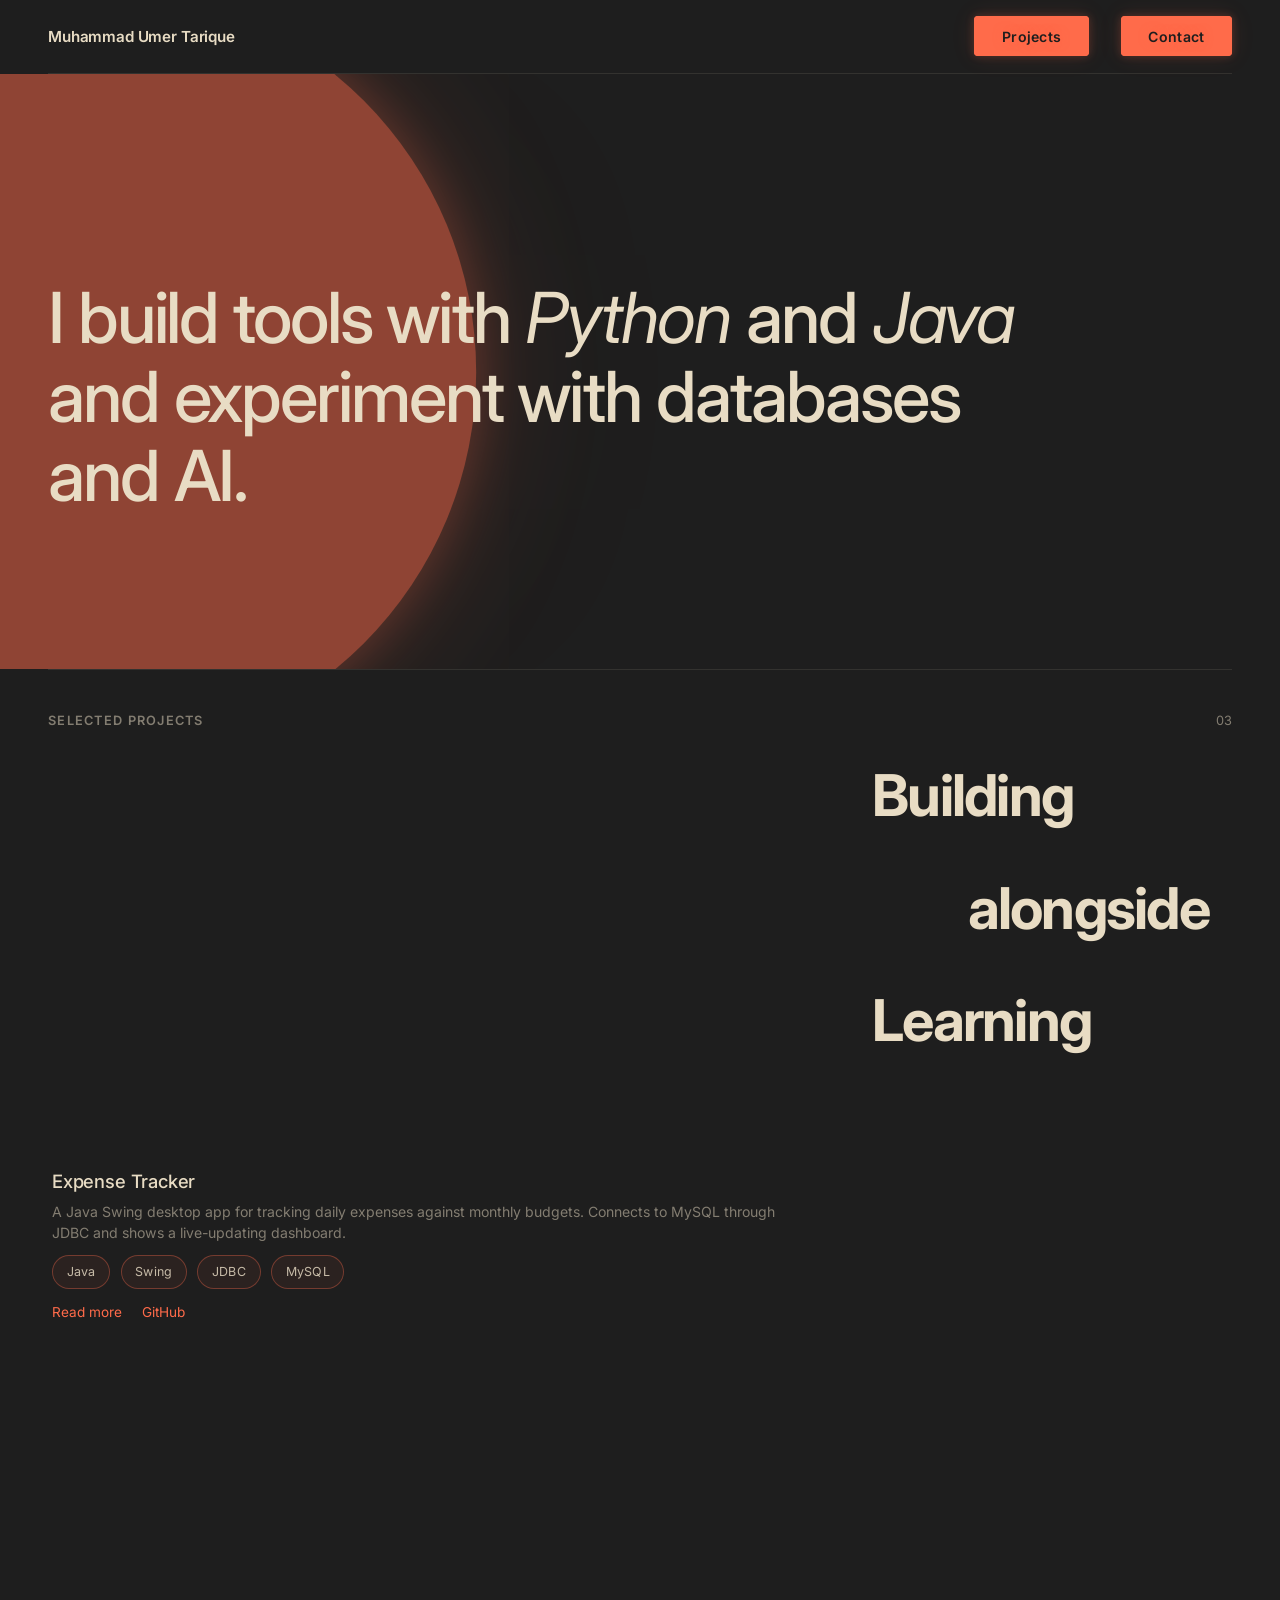
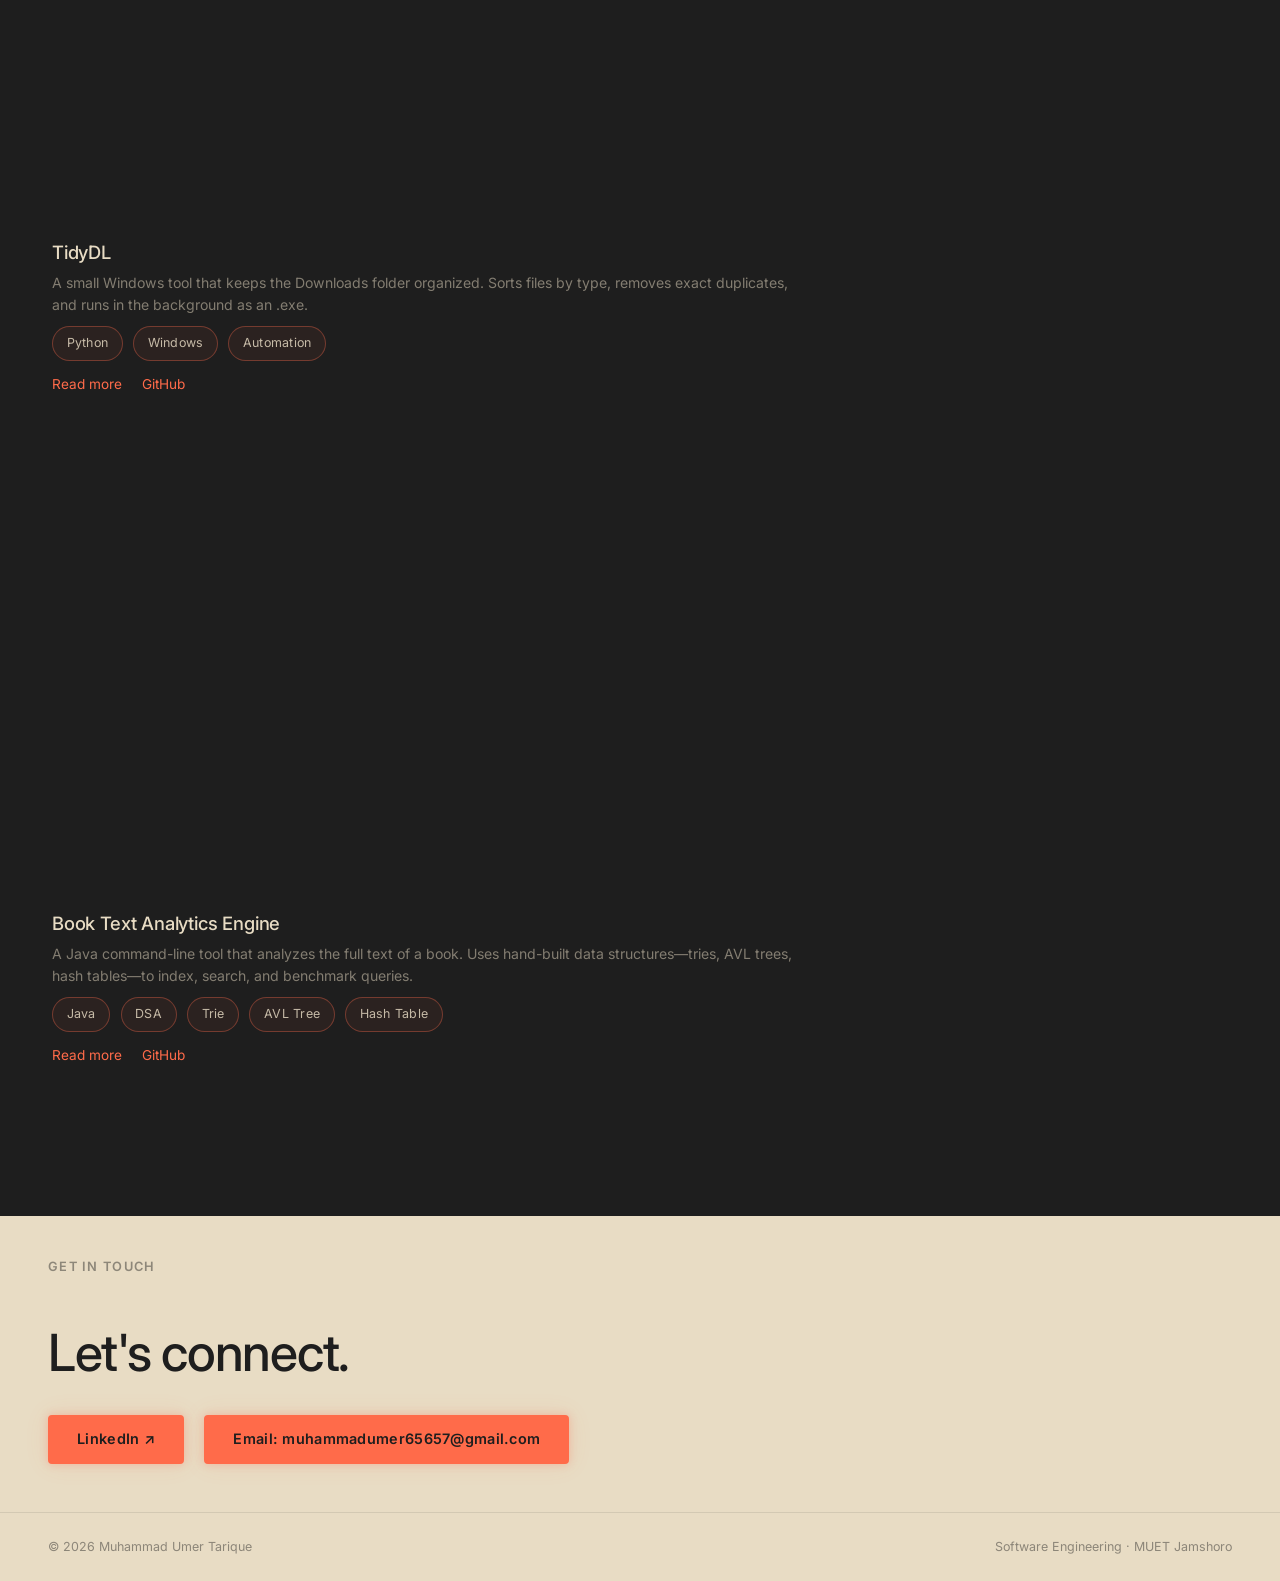
<file: index.html>
<!DOCTYPE html>
<html lang="en">
<head>
  <meta charset="UTF-8">
  <meta name="viewport" content="width=device-width, initial-scale=1.0">
  <title>Muhammad Umer Tarique</title>
  <link rel="preconnect" href="https://fonts.googleapis.com">
  <link rel="preconnect" href="https://fonts.gstatic.com" crossorigin>
  <link href="https://fonts.googleapis.com/css2?family=Inter:ital,wght@0,400;0,500;0,600;1,400&display=swap" rel="stylesheet">
  <link rel="stylesheet" href="style.css">
</head>
<body>

  <header>
    <div class="container">
      <nav class="site-nav">
        <a href="index.html" class="logo">Muhammad Umer Tarique</a>
        <ul class="nav-links">
          <li><a href="#projects">Projects</a></li>
          <li><a href="#contact">Contact</a></li>
        </ul>
      </nav>
    </div>
  </header>

  <main>

    <section class="hero">
      <div class="container">
        <h1>I build tools with <em>Python</em> and <em>Java</em> and experiment with databases and&nbsp;AI.</h1>
      </div>
    </section>

    <section id="projects">
      <div class="container">
        <div class="section-header">
          <h2>Selected Projects</h2>
          <span class="count">03</span>
        </div>

        <div class="projects-showcase">
          <div class="project-grid">

            <article class="project-card">
              <a href="expense-tracker.html" class="card-image">
                <video autoplay loop muted playsinline poster="screen recs/expense-tracker.mp4">
                  <source src="screen recs/expense-tracker.mp4" type="video/mp4">
                </video>
              </a>
              <div class="card-body">
                <h3>Expense Tracker</h3>
                <p class="summary">A Java Swing desktop app for tracking daily expenses against monthly budgets. Connects to MySQL through JDBC and shows a live-updating dashboard.</p>
                <div class="tags">
                  <span class="tag">Java</span>
                  <span class="tag">Swing</span>
                  <span class="tag">JDBC</span>
                  <span class="tag">MySQL</span>
                </div>
                <div class="card-links">
                  <a href="expense-tracker.html">Read more</a>
                  <a href="https://github.com/Muhammad-Umer-Randhawa/Expense-Tracker" target="_blank" rel="noopener">GitHub</a>
                </div>
              </div>
            </article>

            <article class="project-card">
              <a href="tidydl.html" class="card-image">
                <video autoplay loop muted playsinline poster="screen recs/tidydl.mp4">
                  <source src="screen recs/tidydl.mp4" type="video/mp4">
                </video>
              </a>
              <div class="card-body">
                <h3>TidyDL</h3>
                <p class="summary">A small Windows tool that keeps the Downloads folder organized. Sorts files by type, removes exact duplicates, and runs in the background as an .exe.</p>
                <div class="tags">
                  <span class="tag">Python</span>
                  <span class="tag">Windows</span>
                  <span class="tag">Automation</span>
                </div>
                <div class="card-links">
                  <a href="tidydl.html">Read more</a>
                  <a href="https://github.com/Muhammad-Umer-Randhawa/TidyDL-Downloads-Organizer" target="_blank" rel="noopener">GitHub</a>
                </div>
              </div>
            </article>

            <article class="project-card project-card--full">
              <a href="book-text-analytics.html" class="card-image">
                <video autoplay loop muted playsinline poster="screen recs/book-text-analytics.mp4">
                  <source src="screen recs/book-text-analytics.mp4" type="video/mp4">
                </video>
              </a>
              <div class="card-body">
                <h3>Book Text Analytics Engine</h3>
                <p class="summary">A Java command-line tool that analyzes the full text of a book. Uses hand-built data structures—tries, AVL trees, hash tables—to index, search, and benchmark queries.</p>
                <div class="tags">
                  <span class="tag">Java</span>
                  <span class="tag">DSA</span>
                  <span class="tag">Trie</span>
                  <span class="tag">AVL Tree</span>
                  <span class="tag">Hash Table</span>
                </div>
                <div class="card-links">
                  <a href="book-text-analytics.html">Read more</a>
                  <a href="https://github.com/Muhammad-Umer-Randhawa/Book-Text-Analysis-Engine" target="_blank" rel="noopener">GitHub</a>
                </div>
              </div>
            </article>

          </div>
          <h2 class="zigzag-heading" aria-label="Building alongside Learning">
            <span class="zigzag-building">Building</span>
            <span class="zigzag-alongside">alongside</span>
            <span class="zigzag-learning">Learning</span>
          </h2>
        </div>

      </div>
    </section>

    <section id="contact" class="contact-section">
      <div class="container">
        <div class="section-header">
          <h2>Get in touch</h2>
        </div>
        <p class="headline">Let's connect.</p>
        <div class="contact-links">
          <a href="https://www.linkedin.com/in/muhammadumertarique" target="_blank" rel="noopener">LinkedIn ↗</a>
          <a href="mailto:your.muhammadumer65657@gmail.com">Email: muhammadumer65657@gmail.com</a>
        </div>
      </div>
    </section>

  </main>

  <footer class="site-footer">
    <div class="container">
      <div class="footer-inner">
        <span>© 2026 Muhammad Umer Tarique</span>
        <span>Software Engineering · MUET Jamshoro</span>
      </div>
    </div>
  </footer>

</body>
</html>
</file>
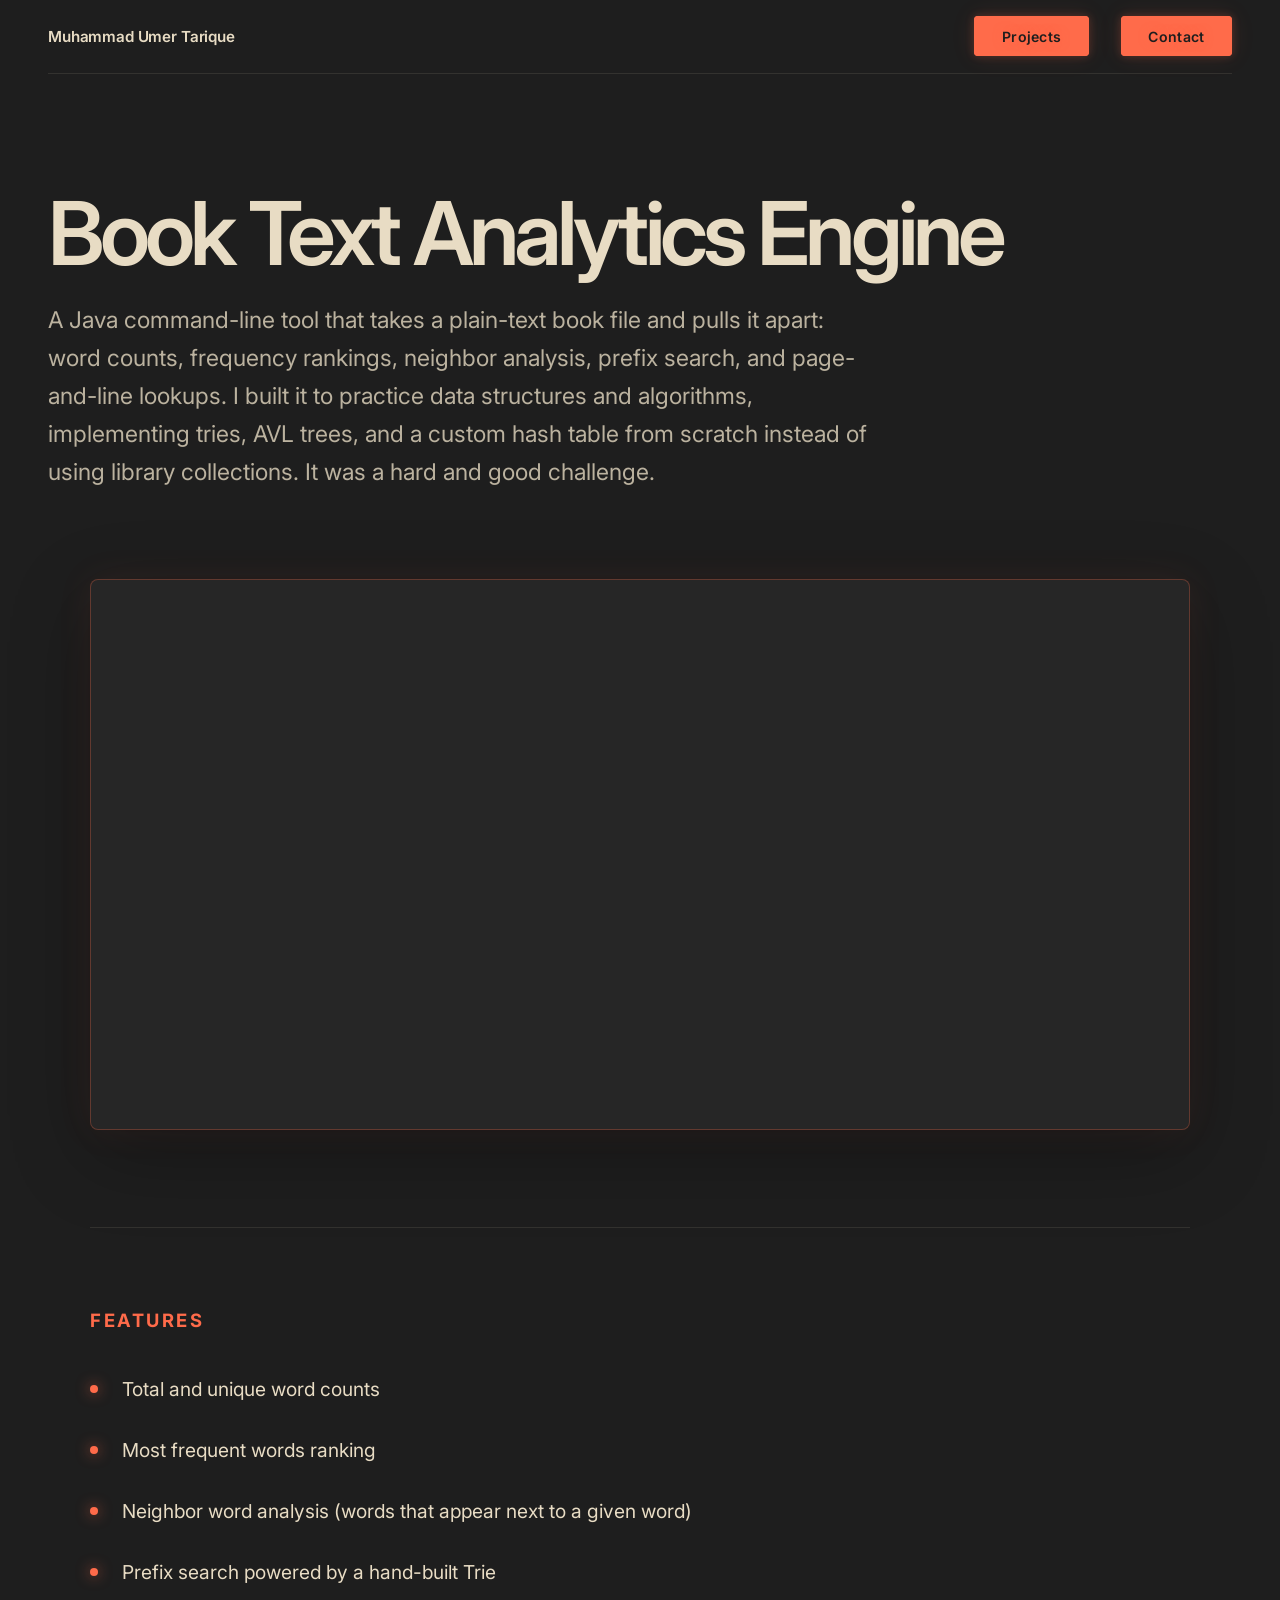
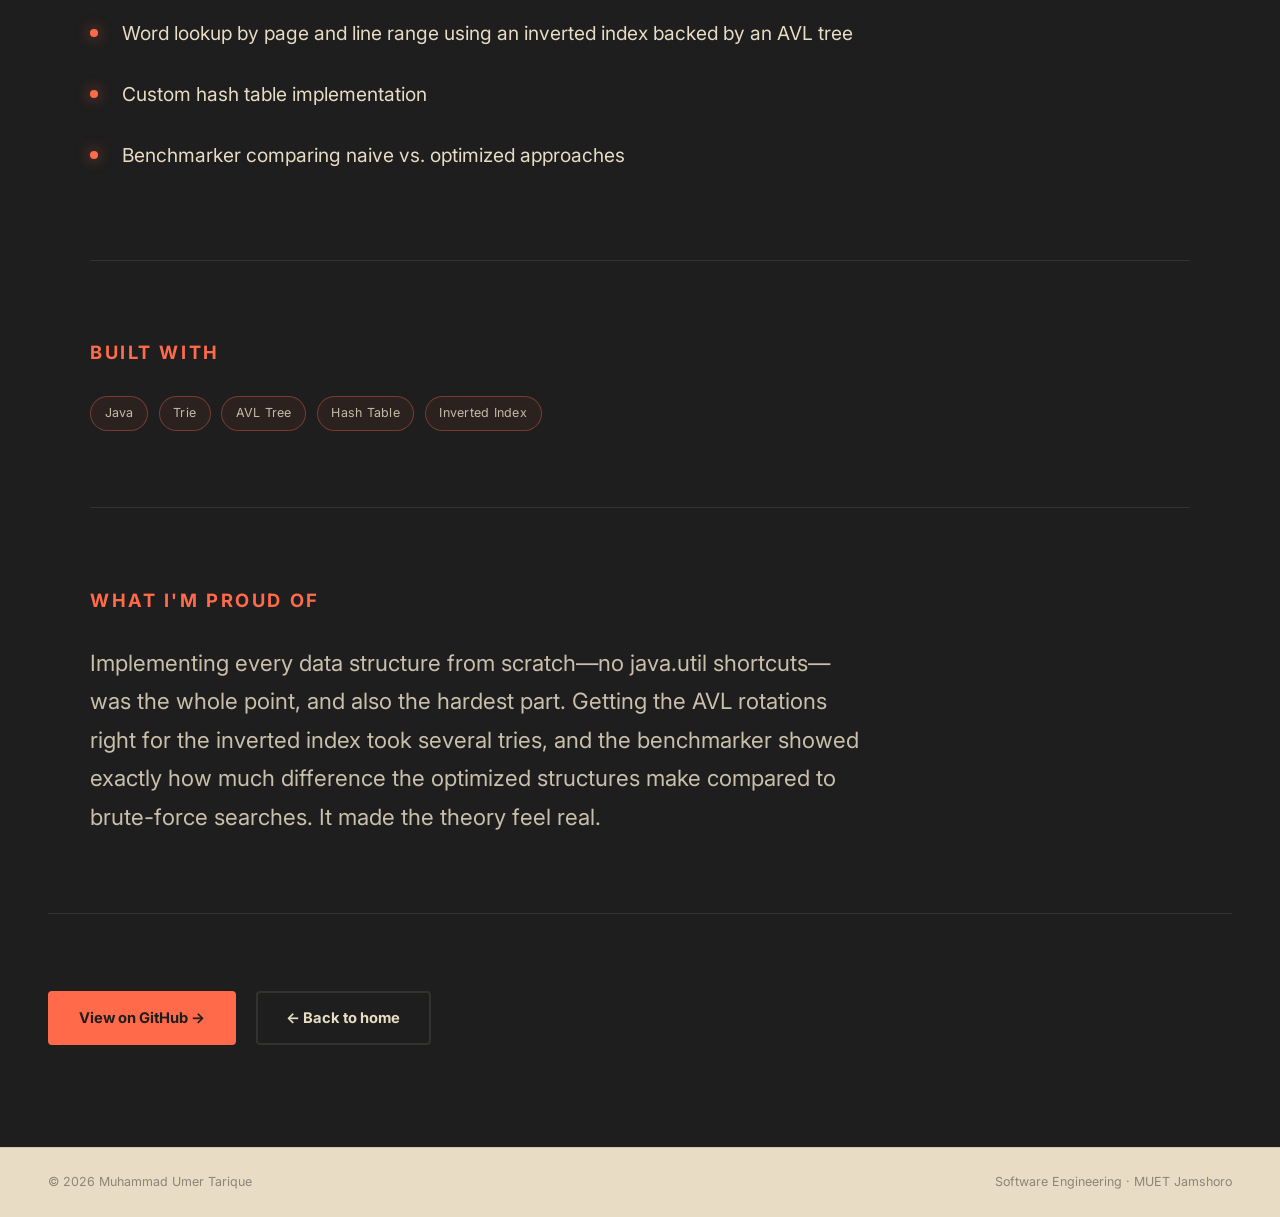
<file: book-text-analytics.html>
<!DOCTYPE html>
<html lang="en">
<head>
  <meta charset="UTF-8">
  <meta name="viewport" content="width=device-width, initial-scale=1.0">
  <title>Book Text Analytics Engine – Muhammad Umer Tarique</title>
  <link rel="preconnect" href="https://fonts.googleapis.com">
  <link rel="preconnect" href="https://fonts.gstatic.com" crossorigin>
  <link href="https://fonts.googleapis.com/css2?family=Inter:ital,wght@0,400;0,500;0,600;1,400&display=swap" rel="stylesheet">
  <link rel="stylesheet" href="style.css">
</head>
<body>

  <header>
    <div class="container">
      <nav class="site-nav">
        <a href="index.html" class="logo">Muhammad Umer Tarique</a>
        <ul class="nav-links">
          <li><a href="index.html#projects">Projects</a></li>
          <li><a href="index.html#contact">Contact</a></li>
        </ul>
      </nav>
    </div>
  </header>

  <main>

    <section class="project-hero">
      <div class="container">
        <h1>Book Text Analytics Engine</h1>
        <p class="overview">A Java command-line tool that takes a plain-text book file and pulls it apart: word counts, frequency rankings, neighbor analysis, prefix search, and page-and-line lookups. I built it to practice data structures and algorithms, implementing tries, AVL trees, and a custom hash table from scratch instead of using library collections. It was a hard and good challenge.</p>
      </div>
    </section>

    <section class="project-screenshot">
      <div class="container">
        <figure>
          <video autoplay loop muted playsinline poster="screen recs/book-text-analytics.mp4">
            <source src="screen recs/book-text-analytics.mp4" type="video/mp4">
          </video>
        </figure>
      </div>
    </section>

    <div class="container--narrow">

      <section class="project-section">
        <h2>Features</h2>
        <ul class="features">
          <li>Total and unique word counts</li>
          <li>Most frequent words ranking</li>
          <li>Neighbor word analysis (words that appear next to a given word)</li>
          <li>Prefix search powered by a hand-built Trie</li>
          <li>Word lookup by page and line range using an inverted index backed by an AVL tree</li>
          <li>Custom hash table implementation</li>
          <li>Benchmarker comparing naive vs. optimized approaches</li>
        </ul>
      </section>

      <section class="project-section">
        <h2>Built with</h2>
        <div class="tags">
          <span class="tag">Java</span>
          <span class="tag">Trie</span>
          <span class="tag">AVL Tree</span>
          <span class="tag">Hash Table</span>
          <span class="tag">Inverted Index</span>
        </div>
      </section>

      <section class="project-section">
        <h2>What I'm proud of</h2>
        <p class="reflection">Implementing every data structure from scratch—no java.util shortcuts—was the whole point, and also the hardest part. Getting the AVL rotations right for the inverted index took several tries, and the benchmarker showed exactly how much difference the optimized structures make compared to brute-force searches. It made the theory feel real.</p>
      </section>

      <div class="project-actions">
        <a href="https://github.com/Muhammad-Umer-Randhawa/Book-Text-Analysis-Engine" target="_blank" rel="noopener" class="btn">View on GitHub →</a>
        <a href="index.html" class="btn btn--ghost">← Back to home</a>
      </div>

    </div>

  </main>

  <footer class="site-footer">
    <div class="container">
      <div class="footer-inner">
        <span>© 2026 Muhammad Umer Tarique</span>
        <span>Software Engineering · MUET Jamshoro</span>
      </div>
    </div>
  </footer>

</body>
</html>
</file>
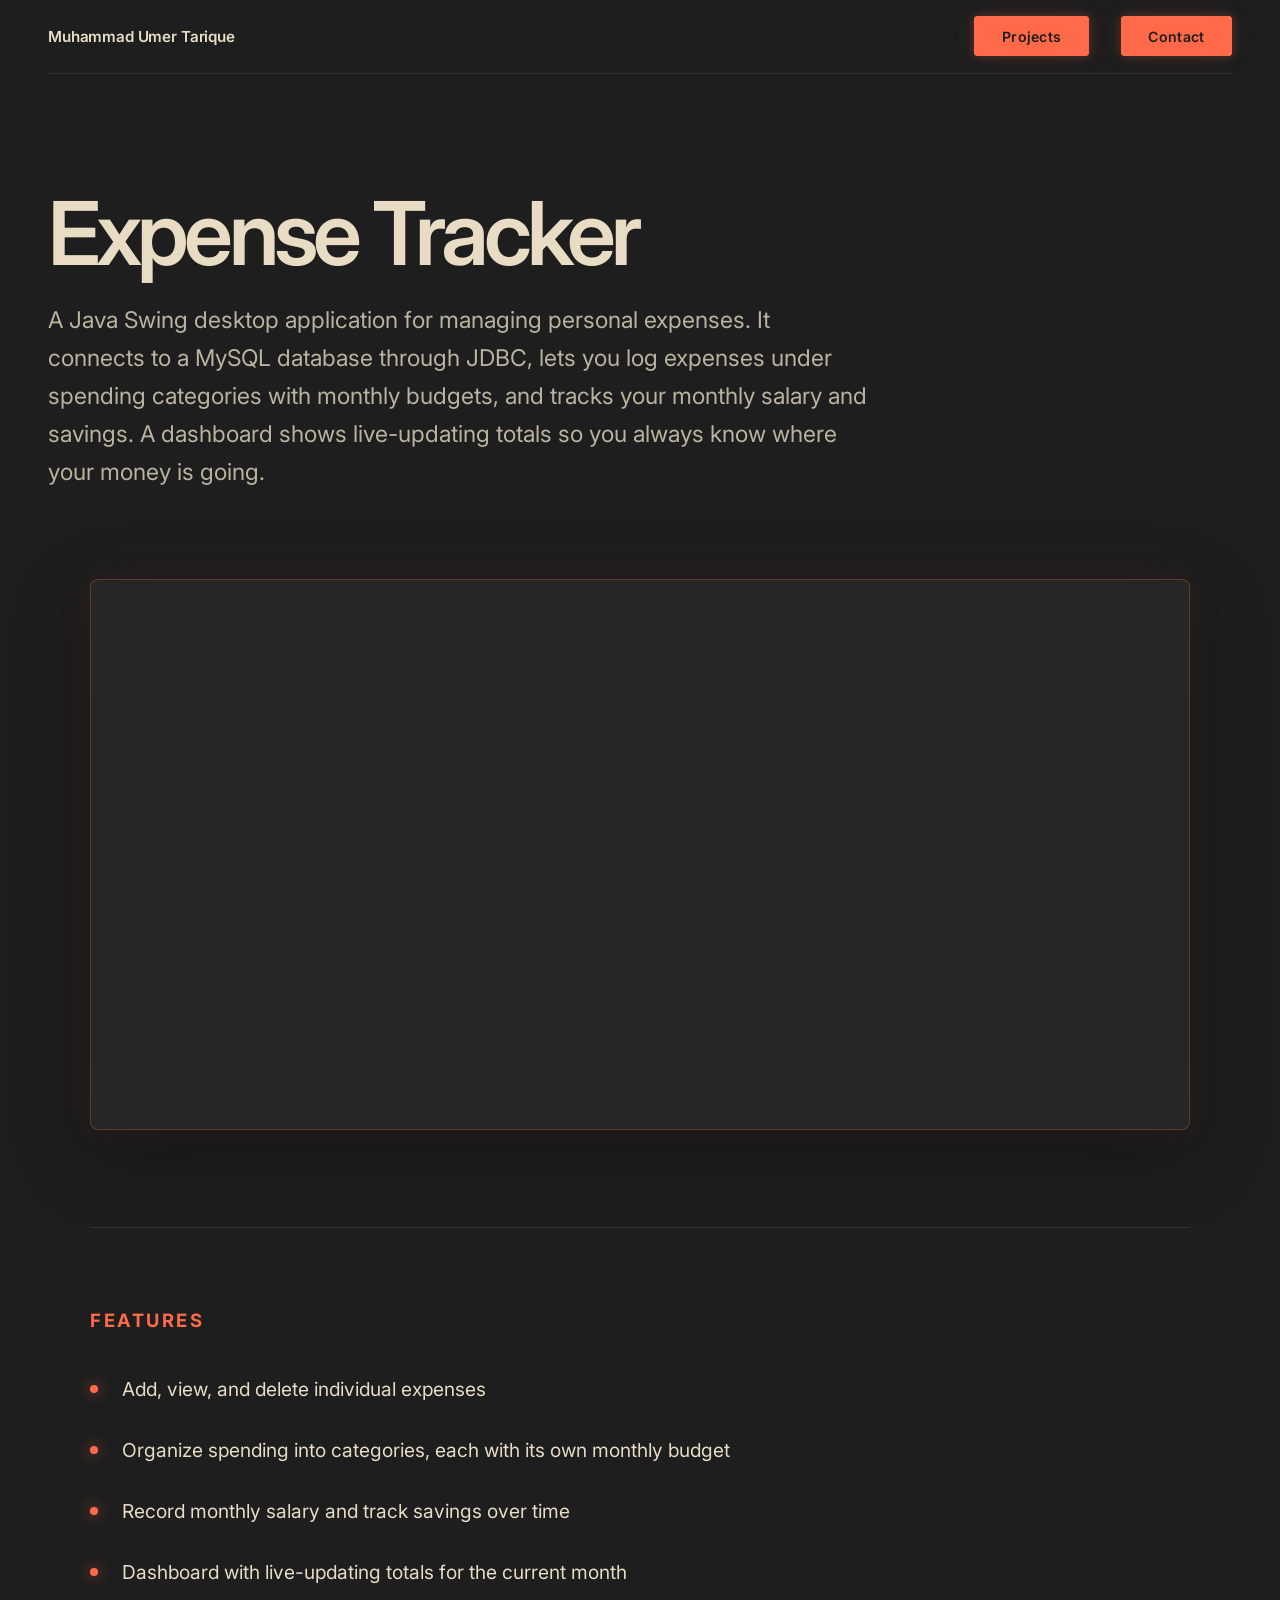
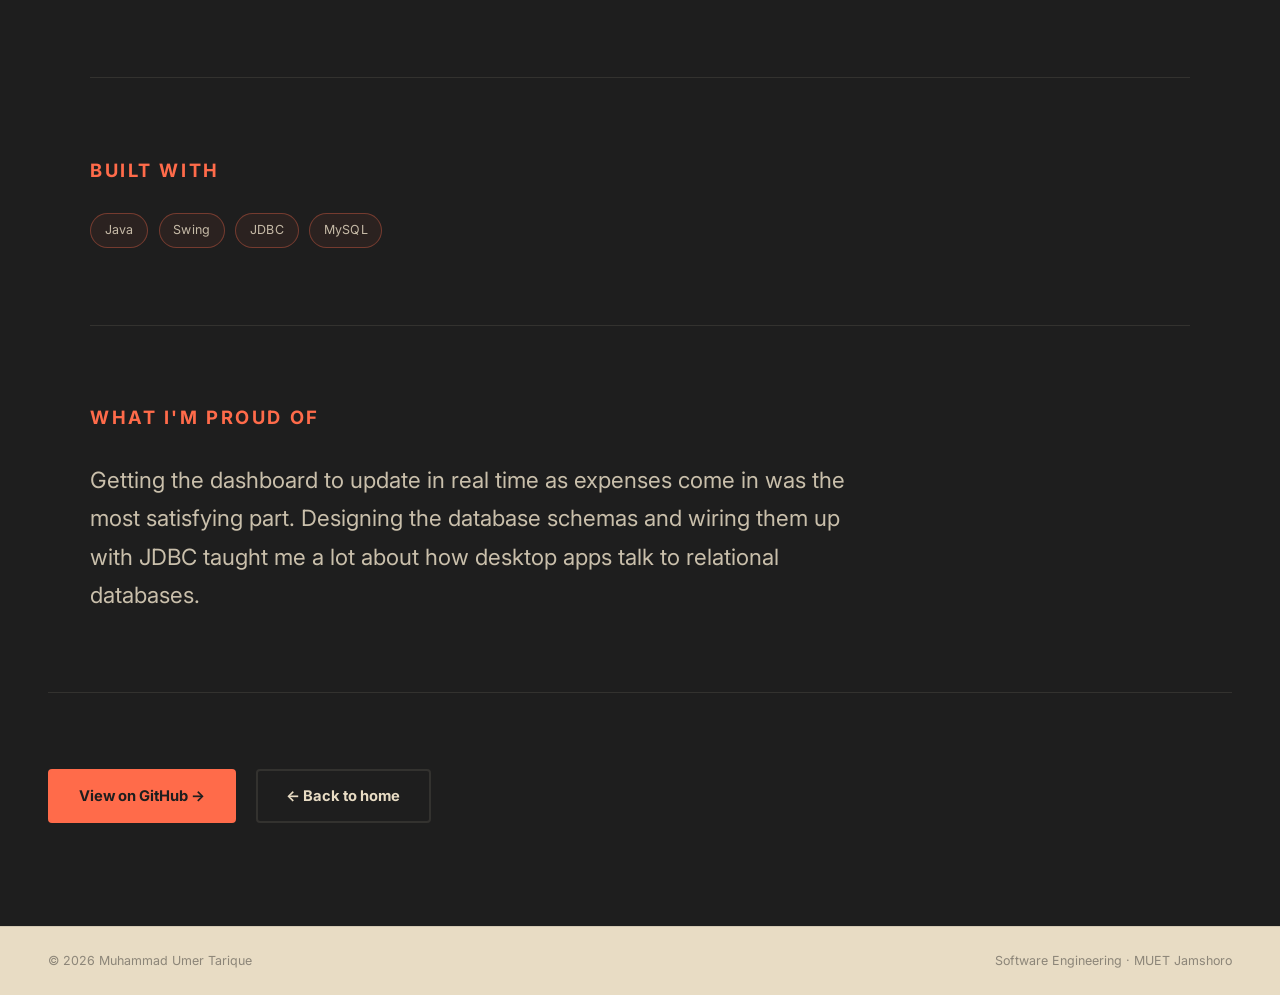
<file: expense-tracker.html>
<!DOCTYPE html>
<html lang="en">
<head>
  <meta charset="UTF-8">
  <meta name="viewport" content="width=device-width, initial-scale=1.0">
  <title>Expense Tracker – Muhammad Umer Tarique</title>
  <link rel="preconnect" href="https://fonts.googleapis.com">
  <link rel="preconnect" href="https://fonts.gstatic.com" crossorigin>
  <link href="https://fonts.googleapis.com/css2?family=Inter:ital,wght@0,400;0,500;0,600;1,400&display=swap" rel="stylesheet">
  <link rel="stylesheet" href="style.css">
</head>
<body>

  <header>
    <div class="container">
      <nav class="site-nav">
        <a href="index.html" class="logo">Muhammad Umer Tarique</a>
        <ul class="nav-links">
          <li><a href="index.html#projects">Projects</a></li>
          <li><a href="index.html#contact">Contact</a></li>
        </ul>
      </nav>
    </div>
  </header>

  <main>

    <section class="project-hero">
      <div class="container">
        <h1>Expense Tracker</h1>
        <p class="overview">A Java Swing desktop application for managing personal expenses. It connects to a MySQL database through JDBC, lets you log expenses under spending categories with monthly budgets, and tracks your monthly salary and savings. A dashboard shows live-updating totals so you always know where your money is going.</p>
      </div>
    </section>

    <section class="project-screenshot">
      <div class="container">
        <figure>
          <video autoplay loop muted playsinline poster="screen recs/expense-tracker.mp4">
            <source src="screen recs/expense-tracker.mp4" type="video/mp4">
          </video>
        </figure>
      </div>
    </section>

    <div class="container--narrow">

      <section class="project-section">
        <h2>Features</h2>
        <ul class="features">
          <li>Add, view, and delete individual expenses</li>
          <li>Organize spending into categories, each with its own monthly budget</li>
          <li>Record monthly salary and track savings over time</li>
          <li>Dashboard with live-updating totals for the current month</li>
        </ul>
      </section>

      <section class="project-section">
        <h2>Built with</h2>
        <div class="tags">
          <span class="tag">Java</span>
          <span class="tag">Swing</span>
          <span class="tag">JDBC</span>
          <span class="tag">MySQL</span>
        </div>
      </section>

      <section class="project-section">
        <h2>What I'm proud of</h2>
        <p class="reflection">Getting the dashboard to update in real time as expenses come in was the most satisfying part. Designing the database schemas and wiring them up with JDBC taught me a lot about how desktop apps talk to relational databases.</p>
      </section>

      <div class="project-actions">
        <a href="https://github.com/Muhammad-Umer-Randhawa/Expense-Tracker" target="_blank" rel="noopener" class="btn">View on GitHub →</a>
        <a href="index.html" class="btn btn--ghost">← Back to home</a>
      </div>

    </div>

  </main>

  <footer class="site-footer">
    <div class="container">
      <div class="footer-inner">
        <span>© 2026 Muhammad Umer Tarique</span>
        <span>Software Engineering · MUET Jamshoro</span>
      </div>
    </div>
  </footer>

</body>
</html>
</file>
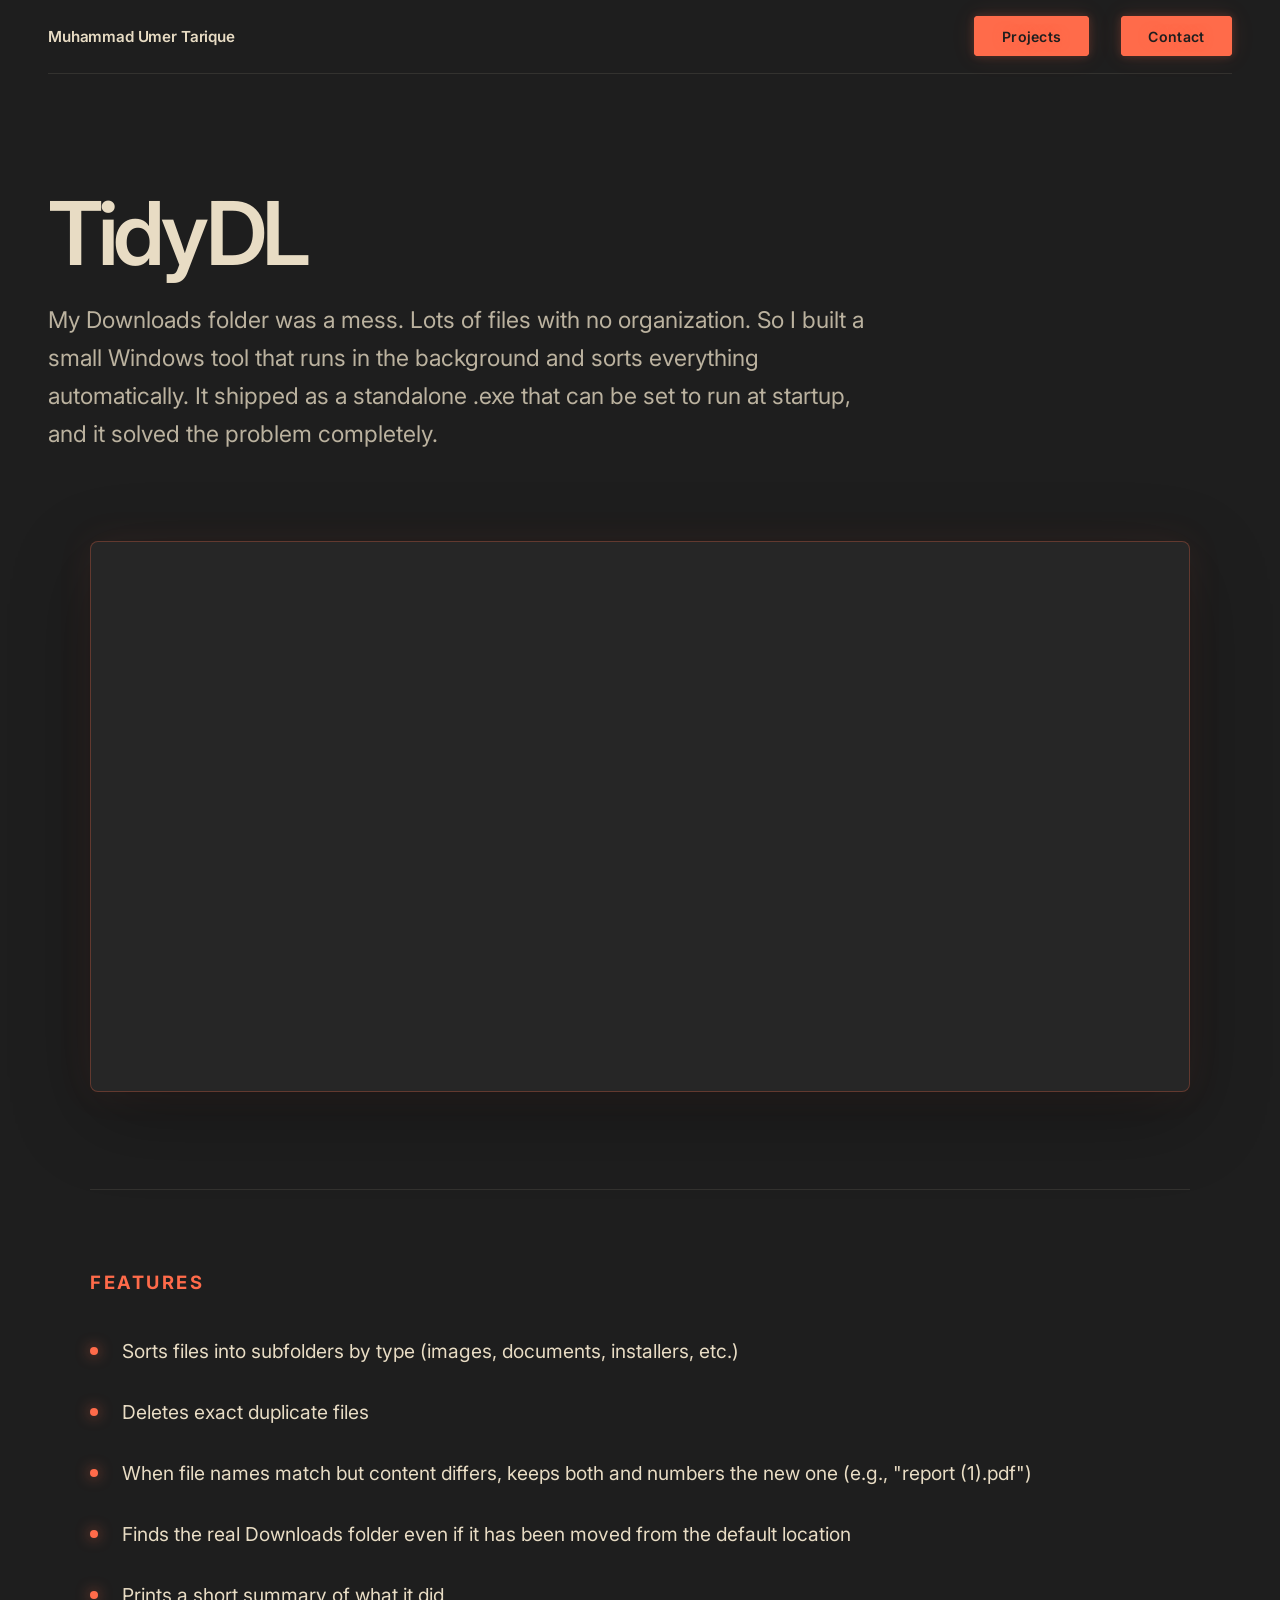
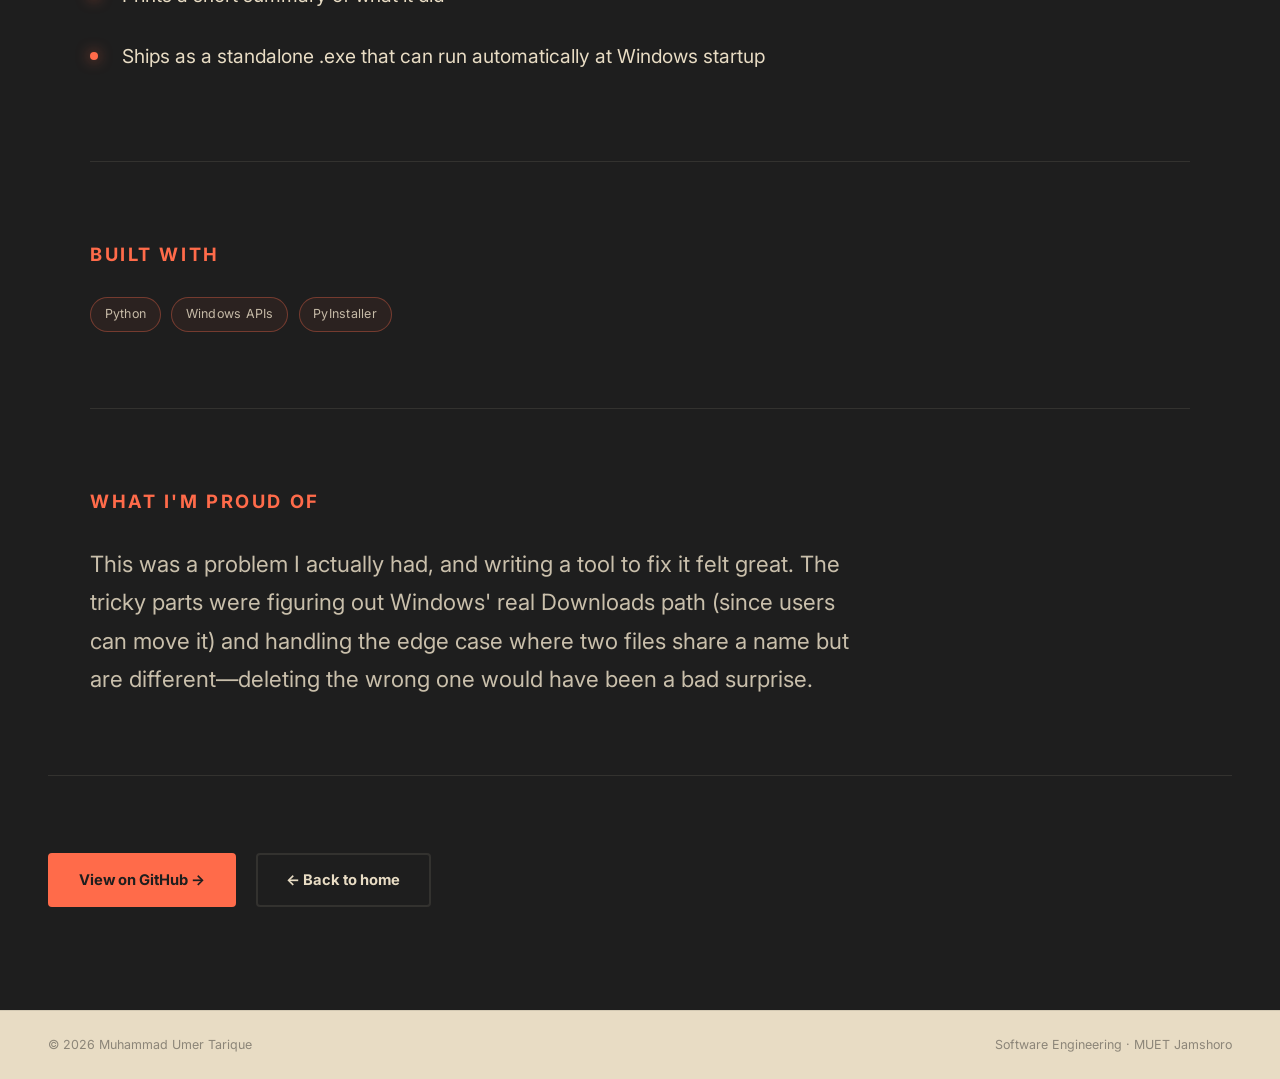
<file: tidydl.html>
<!DOCTYPE html>
<html lang="en">
<head>
  <meta charset="UTF-8">
  <meta name="viewport" content="width=device-width, initial-scale=1.0">
  <title>TidyDL – Muhammad Umer Tarique</title>
  <link rel="preconnect" href="https://fonts.googleapis.com">
  <link rel="preconnect" href="https://fonts.gstatic.com" crossorigin>
  <link href="https://fonts.googleapis.com/css2?family=Inter:ital,wght@0,400;0,500;0,600;1,400&display=swap" rel="stylesheet">
  <link rel="stylesheet" href="style.css">
</head>
<body>

  <header>
    <div class="container">
      <nav class="site-nav">
        <a href="index.html" class="logo">Muhammad Umer Tarique</a>
        <ul class="nav-links">
          <li><a href="index.html#projects">Projects</a></li>
          <li><a href="index.html#contact">Contact</a></li>
        </ul>
      </nav>
    </div>
  </header>

  <main>

    <section class="project-hero">
      <div class="container">
        <h1>TidyDL</h1>
        <p class="overview">My Downloads folder was a mess. Lots of files with no organization. So I built a small Windows tool that runs in the background and sorts everything automatically. It shipped as a standalone .exe that can be set to run at startup, and it solved the problem completely.</p>
      </div>
    </section>

    <section class="project-screenshot">
      <div class="container">
        <figure>
          <video autoplay loop muted playsinline poster="screen recs/tidydl.mp4">
            <source src="screen recs/tidydl.mp4" type="video/mp4">
          </video>
        </figure>
      </div>
    </section>

    <div class="container--narrow">

      <section class="project-section">
        <h2>Features</h2>
        <ul class="features">
          <li>Sorts files into subfolders by type (images, documents, installers, etc.)</li>
          <li>Deletes exact duplicate files</li>
          <li>When file names match but content differs, keeps both and numbers the new one (e.g., "report&nbsp;(1).pdf")</li>
          <li>Finds the real Downloads folder even if it has been moved from the default location</li>
          <li>Prints a short summary of what it did</li>
          <li>Ships as a standalone .exe that can run automatically at Windows startup</li>
        </ul>
      </section>

      <section class="project-section">
        <h2>Built with</h2>
        <div class="tags">
          <span class="tag">Python</span>
          <span class="tag">Windows APIs</span>
          <span class="tag">PyInstaller</span>
        </div>
      </section>

      <section class="project-section">
        <h2>What I'm proud of</h2>
        <p class="reflection">This was a problem I actually had, and writing a tool to fix it felt great. The tricky parts were figuring out Windows' real Downloads path (since users can move it) and handling the edge case where two files share a name but are different—deleting the wrong one would have been a bad surprise.</p>
      </section>

      <div class="project-actions">
        <a href="https://github.com/Muhammad-Umer-Randhawa/TidyDL-Downloads-Organizer" target="_blank" rel="noopener" class="btn">View on GitHub →</a>
        <a href="index.html" class="btn btn--ghost">← Back to home</a>
      </div>

    </div>

  </main>

  <footer class="site-footer">
    <div class="container">
      <div class="footer-inner">
        <span>© 2026 Muhammad Umer Tarique</span>
        <span>Software Engineering · MUET Jamshoro</span>
      </div>
    </div>
  </footer>

</body>
</html>
</file>
<file: style.css>
/* ── Variables ─────────────────────────────────────────── */
:root {
  --bg: #1E1E1E;
  --bg-card: #262626;
  --text: #E8DCC4;
  --text-dim: rgba(232, 220, 196, 0.5);
  --accent: #FF6B4A;
  --border: rgba(232, 220, 196, 0.1);
  --radius: 4px;
  --font: 'Inter', 'Segoe UI', system-ui, -apple-system, BlinkMacSystemFont, sans-serif;
  --max-w: 1600px;
  --content-w: 920px;
}

/* ── Reset ────────────────────────────────────────────── */
*, *::before, *::after {
  box-sizing: border-box;
  margin: 0;
  padding: 0;
}

html {
  font-size: 16px;
  scroll-behavior: smooth;
}

body {
  background: var(--bg);
  color: var(--text);
  font-family: var(--font);
  line-height: 1.65;
  -webkit-font-smoothing: antialiased;
  -moz-osx-font-smoothing: grayscale;
}

img {
  display: block;
  max-width: 100%;
  height: auto;
}

/* ── Links — coral is ONLY for clickable things ───────── */
a {
  color: var(--accent);
  text-decoration: none;
  transition: opacity 0.2s;
}
a:hover {
  opacity: 0.8;
}
a:focus-visible {
  outline: 2px solid var(--accent);
  outline-offset: 3px;
  border-radius: 2px;
}

/* ── Utility ──────────────────────────────────────────── */
.container {
  max-width: var(--max-w);
  margin: 0 auto;
  padding: 0 clamp(1.25rem, 4vw, 3rem);
}

.container--narrow {
  max-width: none;
  margin: 0;
  padding: 0 clamp(1.25rem, 4vw, 3rem);
}

/* ── Navigation ───────────────────────────────────────── */
.site-nav {
  display: flex;
  justify-content: space-between;
  align-items: center;
  padding: 1.5rem 0;
  border-bottom: 1px solid var(--border);
}

.site-nav .logo {
  font-size: 0.95rem;
  font-weight: 600;
  color: var(--text);
  letter-spacing: -0.01em;
}

.site-nav .nav-links {
  display: flex;
  gap: 2rem;
  list-style: none;
  font-size: 0.85rem;
}

.site-nav .nav-links a {
  color: var(--bg);
  background: var(--accent);
  padding: 0.6rem 1.6rem;
  border: 2px solid var(--accent);
  border-radius: var(--radius);
  font-weight: 600;
  font-size: 0.88rem;
  letter-spacing: 0.02em;
  text-shadow: 0 0 10px rgba(255, 107, 74, 0.5);
  box-shadow:
    0 0 8px rgba(255, 107, 74, 0.25),
    0 0 24px rgba(255, 107, 74, 0.1);
  transition: color 0.25s, background 0.25s, text-shadow 0.25s, box-shadow 0.25s;
}

.site-nav .nav-links a:hover {
  opacity: 1;
  color: var(--accent);
  background: transparent;
  text-shadow:
    0 0 10px rgba(255, 107, 74, 0.6),
    0 0 28px rgba(255, 107, 74, 0.3);
  box-shadow:
    0 0 10px rgba(255, 107, 74, 0.35),
    0 0 32px rgba(255, 107, 74, 0.12);
}

/* ── Hero ─────────────────────────────────────────────── */
.hero {
  padding: clamp(6rem, 16vw, 14rem) 0 clamp(5rem, 12vw, 10rem);
  position: relative;
  overflow: hidden;
}

.hero::before {
  content: '';
  position: absolute;
  width: clamp(550px, 60vw, 950px);
  height: clamp(550px, 60vw, 950px);
  border-radius: 50%;
  background: var(--accent);
  opacity: 0.50;
  left: 0;
  top: 50%;
  transform: translate(-38%, -50%);
  pointer-events: none;
  box-shadow:
    0 0 50px rgba(255, 107, 74, 0.55),
    0 0 120px rgba(255, 107, 74, 0.3),
    0 0 220px rgba(255, 107, 74, 0.12);
}

.hero h1 {
  font-size: clamp(2.2rem, 5.5vw, 4.5rem);
  font-weight: 500;
  line-height: 1.12;
  letter-spacing: -0.03em;
  max-width: 1000px;
  position: relative;
  z-index: 1;
}

.hero h1 em {
  font-style: italic;
  font-weight: 400;
}

/* ── Section headers ──────────────────────────────────── */
.section-header {
  display: flex;
  justify-content: space-between;
  align-items: baseline;
  padding: 2.5rem 0 2rem;
  border-top: 1px solid var(--border);
}

.section-header h2 {
  font-size: 0.8rem;
  font-weight: 600;
  text-transform: uppercase;
  letter-spacing: 0.1em;
  color: var(--text-dim);
}

.section-header .count {
  font-size: 0.8rem;
  color: var(--text-dim);
}

/* ── Project grid (home) ──────────────────────────────── */
.project-grid {
  display: grid;
  grid-template-columns: 1fr;
  gap: clamp(3rem, 7vw, 5.5rem);
  padding-bottom: clamp(5rem, 10vw, 9rem);
}

.project-card {
  width: min(100%, 760px);
  display: block;
  color: var(--text);
  border-radius: 0;
  overflow: visible;
  transition: transform 0.35s cubic-bezier(0.25, 0.46, 0.45, 0.94);
}

.project-card:hover {
  opacity: 1;
  transform: translateY(-4px);
}

.card-image {
  display: block;
  position: relative;
  overflow: visible;
  border-radius: 0;
  background: transparent;
  aspect-ratio: auto;
}

.card-image img,
.card-image video {
  display: block;
  width: 100%;
  height: auto;
  max-height: 520px;
  object-fit: contain;
  background: transparent;
  transition: transform 0.5s cubic-bezier(0.25, 0.46, 0.45, 0.94);
}

.project-card:hover .card-image img,
.project-card:hover .card-image video {
  transform: scale(1.04);
}

.card-body {
  padding: 1.4rem 0.25rem;
}

.card-body h3 {
  font-size: 1.15rem;
  font-weight: 500;
  margin-bottom: 0.3rem;
  letter-spacing: -0.01em;
}

.card-body .summary {
  font-size: 0.88rem;
  color: var(--text-dim);
  line-height: 1.55;
  margin-bottom: 0.65rem;
}

.tags {
  display: flex;
  flex-wrap: wrap;
  gap: 0.65rem;
}

.tag {
  font-size: 0.78rem;
  padding: 0.38rem 0.85rem;
  border: 1px solid rgba(255, 107, 74, 0.35);
  border-radius: 100px;
  color: rgba(232, 220, 196, 0.82);
  background: rgba(255, 107, 74, 0.06);
  white-space: nowrap;
  letter-spacing: 0.02em;
}

.card-links {
  display: flex;
  gap: 1.25rem;
  margin-top: 0.75rem;
  font-size: 0.85rem;
}

/* Full-width third card */
.project-card--full {
  grid-column: auto;
}

.project-card--full .card-image {
  aspect-ratio: auto;
}

/* ── Contact section (inverted: sand bg, dark text) ───── */
.contact-section {
  background: var(--text);
  color: var(--bg);
  min-height: 0;
  padding: 1rem 0 3rem;
}

.contact-section .section-header {
  padding: 1.5rem 0 1.25rem;
  border-top: none;
}

.contact-section .section-header h2 {
  color: rgba(30, 30, 30, 0.45);
}

.contact-section .headline {
  font-size: clamp(1.8rem, 4vw, 3.2rem);
  font-weight: 500;
  letter-spacing: -0.025em;
  line-height: 1.2;
  margin: 1.5rem 0 2rem;
  color: var(--bg);
}

.contact-links {
  display: flex;
  gap: 1.25rem;
  flex-wrap: wrap;
}

.contact-links a {
  display: inline-flex;
  align-items: center;
  gap: 0.4rem;
  color: var(--bg);
  background: var(--accent);
  padding: 0.65rem 1.7rem;
  border: 2px solid var(--accent);
  border-radius: var(--radius);
  font-size: 0.9rem;
  font-weight: 600;
  letter-spacing: 0.02em;
  box-shadow:
    0 0 8px rgba(255, 107, 74, 0.3),
    0 0 24px rgba(255, 107, 74, 0.1);
  transition: color 0.25s, background 0.25s, box-shadow 0.25s;
}

.contact-links a:hover {
  opacity: 1;
  color: var(--accent);
  background: transparent;
  box-shadow:
    0 0 10px rgba(255, 107, 74, 0.4),
    0 0 32px rgba(255, 107, 74, 0.15);
}

/* ── Footer (also inverted) ───────────────────────────── */
.site-footer {
  background: var(--text);
  color: var(--bg);
  padding: 1.5rem 0;
  border-top: 1px solid rgba(30, 30, 30, 0.1);
  font-size: 0.78rem;
}

.site-footer span {
  opacity: 0.45;
}

.site-footer .footer-inner {
  display: flex;
  justify-content: space-between;
  align-items: center;
}

/* ══════════════════════════════════════════════════════════
   PROJECT PAGES
   ══════════════════════════════════════════════════════════ */

/* Project hero */
.project-hero {
  padding: clamp(4rem, 9vw, 8rem) 0 clamp(3rem, 7vw, 5.5rem);
}

.project-hero h1 {
  font-size: clamp(3rem, 7vw, 5.5rem);
  font-weight: 600;
  line-height: 1;
  letter-spacing: -0.055em;
  margin-bottom: 1.5rem;
  text-align: left;
}

.project-hero .overview {
  font-size: clamp(1.15rem, 1.8vw, 1.45rem);
  color: rgba(232, 220, 196, 0.78);
  max-width: 820px;
  line-height: 1.65;
  text-align: left;
}

/* Project screenshot */
.project-screenshot {
  padding-bottom: clamp(3rem, 7vw, 6rem);
}

.project-screenshot figure {
  max-width: 1100px;
  margin: 0 auto;
}

.project-screenshot img,
.project-screenshot video {
  width: 100%;
  border-radius: 8px;
  border: 1px solid rgba(255, 107, 74, 0.28);
  background: var(--bg-card);
  box-shadow:
    0 24px 80px rgba(0, 0, 0, 0.28),
    0 0 36px rgba(255, 107, 74, 0.08);
}

.project-screenshot figcaption {
  font-size: 0.78rem;
  color: var(--text-dim);
  margin-top: 0.8rem;
  text-align: left;
}

/* Project content sections */
.project-section {
  padding: clamp(3rem, 6vw, 5rem) 0;
  border-top: 1px solid var(--border);
  text-align: left;
}

.project-section h2 {
  font-size: clamp(1rem, 1.5vw, 1.15rem);
  font-weight: 700;
  text-transform: uppercase;
  letter-spacing: 0.14em;
  color: var(--accent);
  margin-bottom: 1.75rem;
  text-align: left;
}

/* Feature list */
.features {
  list-style: none;
  padding: 0;
  display: grid;
  gap: 0.45rem;
}

.features li {
  padding: 0.75rem 0 0.75rem 2rem;
  position: relative;
  font-size: clamp(1.05rem, 1.5vw, 1.22rem);
  line-height: 1.55;
  text-align: left;
}

.features li::before {
  content: '';
  position: absolute;
  left: 0;
  top: 1.35rem;
  width: 8px;
  height: 8px;
  border-radius: 50%;
  background: var(--accent);
  box-shadow: 0 0 14px rgba(255, 107, 74, 0.7);
  opacity: 1;
}

/* Reflection / proud-of */
.reflection {
  font-size: clamp(1.15rem, 1.8vw, 1.4rem);
  line-height: 1.72;
  max-width: 780px;
  color: rgba(232, 220, 196, 0.85);
  text-align: left;
}

/* Project bottom actions */
.project-actions {
  padding: clamp(3rem, 6vw, 5rem) 0 clamp(4rem, 8vw, 7rem);
  display: flex;
  flex-direction: row;
  align-items: center;
  gap: 1.25rem;
  font-size: 1rem;
  border-top: 1px solid var(--border);
  text-align: left;
}

.btn {
  display: inline-flex;
  align-items: center;
  gap: 0.4rem;
  padding: 0.8rem 1.8rem;
  border: 2px solid var(--accent);
  border-radius: var(--radius);
  color: var(--bg);
  background: var(--accent);
  font-size: 0.92rem;
  font-weight: 700;
  text-transform: none;
  transition: background 0.2s, color 0.2s, box-shadow 0.2s;
}

.btn:hover {
  background: var(--accent);
  color: var(--bg);
  opacity: 1;
  box-shadow: 0 0 24px rgba(255, 107, 74, 0.35);
}

.btn--ghost {
  border-color: var(--border);
  color: var(--text);
  background: transparent;
}

.btn--ghost:hover {
  border-color: var(--text);
  background: transparent;
  color: var(--text);
  box-shadow: none;
}

/* ── Zigzag heading ──────────────────────────────────── */
.zigzag-heading {
  position: sticky;
  top: 3rem;
  display: flex;
  flex-direction: column;
  width: 100%;
  margin: 0;
  font-size: clamp(2.2rem, 4.5vw, 4.5rem);
  font-weight: 700;
  line-height: 1.12;
  letter-spacing: -0.03em;
  color: var(--text);
}

.zigzag-left {
  display: none;
}

.zigzag-alongside {
  grid-column: 2;
  justify-self: end;
  align-self: flex-end;
  margin: clamp(1.5rem, 4vw, 3rem) 0;
}

.zigzag-building,
.zigzag-alongside,
.zigzag-learning {
  display: block;
  white-space: nowrap;
}

.zigzag-building {
  align-self: flex-start;
}

.zigzag-alongside {
  align-self: flex-end;
  margin: clamp(1.5rem, 4vw, 3rem) 0;
  padding-right: 0.4em;
}

.zigzag-learning {
  align-self: flex-start;
}

@media (max-width: 1100px) {
  .projects-showcase {
    grid-template-columns: minmax(0, 760px) minmax(230px, 1fr);
  }
}

@media (max-width: 768px) {
  .projects-showcase {
    grid-template-columns: 1fr;
  }

  .zigzag-heading {
    position: static;
    grid-row: 2;
  }
}

@media (max-width: 768px) {
  .project-grid {
    grid-template-columns: 1fr;
  }

  .contact-links {
    flex-direction: column;
    gap: 0.75rem;
  }

  .contact-links a {
    text-align: center;
    justify-content: center;
  }

  .project-actions {
    flex-direction: column;
    align-items: flex-start;
    gap: 0.75rem;
  }

  .site-footer .footer-inner {
    flex-direction: column;
    gap: 0.5rem;
    text-align: center;
  }

  .site-nav .nav-links {
    gap: 1.25rem;
  }

  .hero::before {
    right: auto;
    left: 0;
    transform: translate(-50%, -50%);
    opacity: 0.15;
  }
}

@media (max-width: 480px) {
  .site-nav {
    flex-direction: column;
    align-items: flex-start;
    gap: 0.75rem;
  }
}

.project-section {
  max-width: 1100px;
  margin: 0 auto;
}

/* ── Projects beside zigzag heading ──────────────────── */
.projects-showcase {
  display: grid;
  grid-template-columns: 760px minmax(280px, 1fr);
  gap: clamp(2rem, 5vw, 5rem);
  align-items: start;
}
</file>
